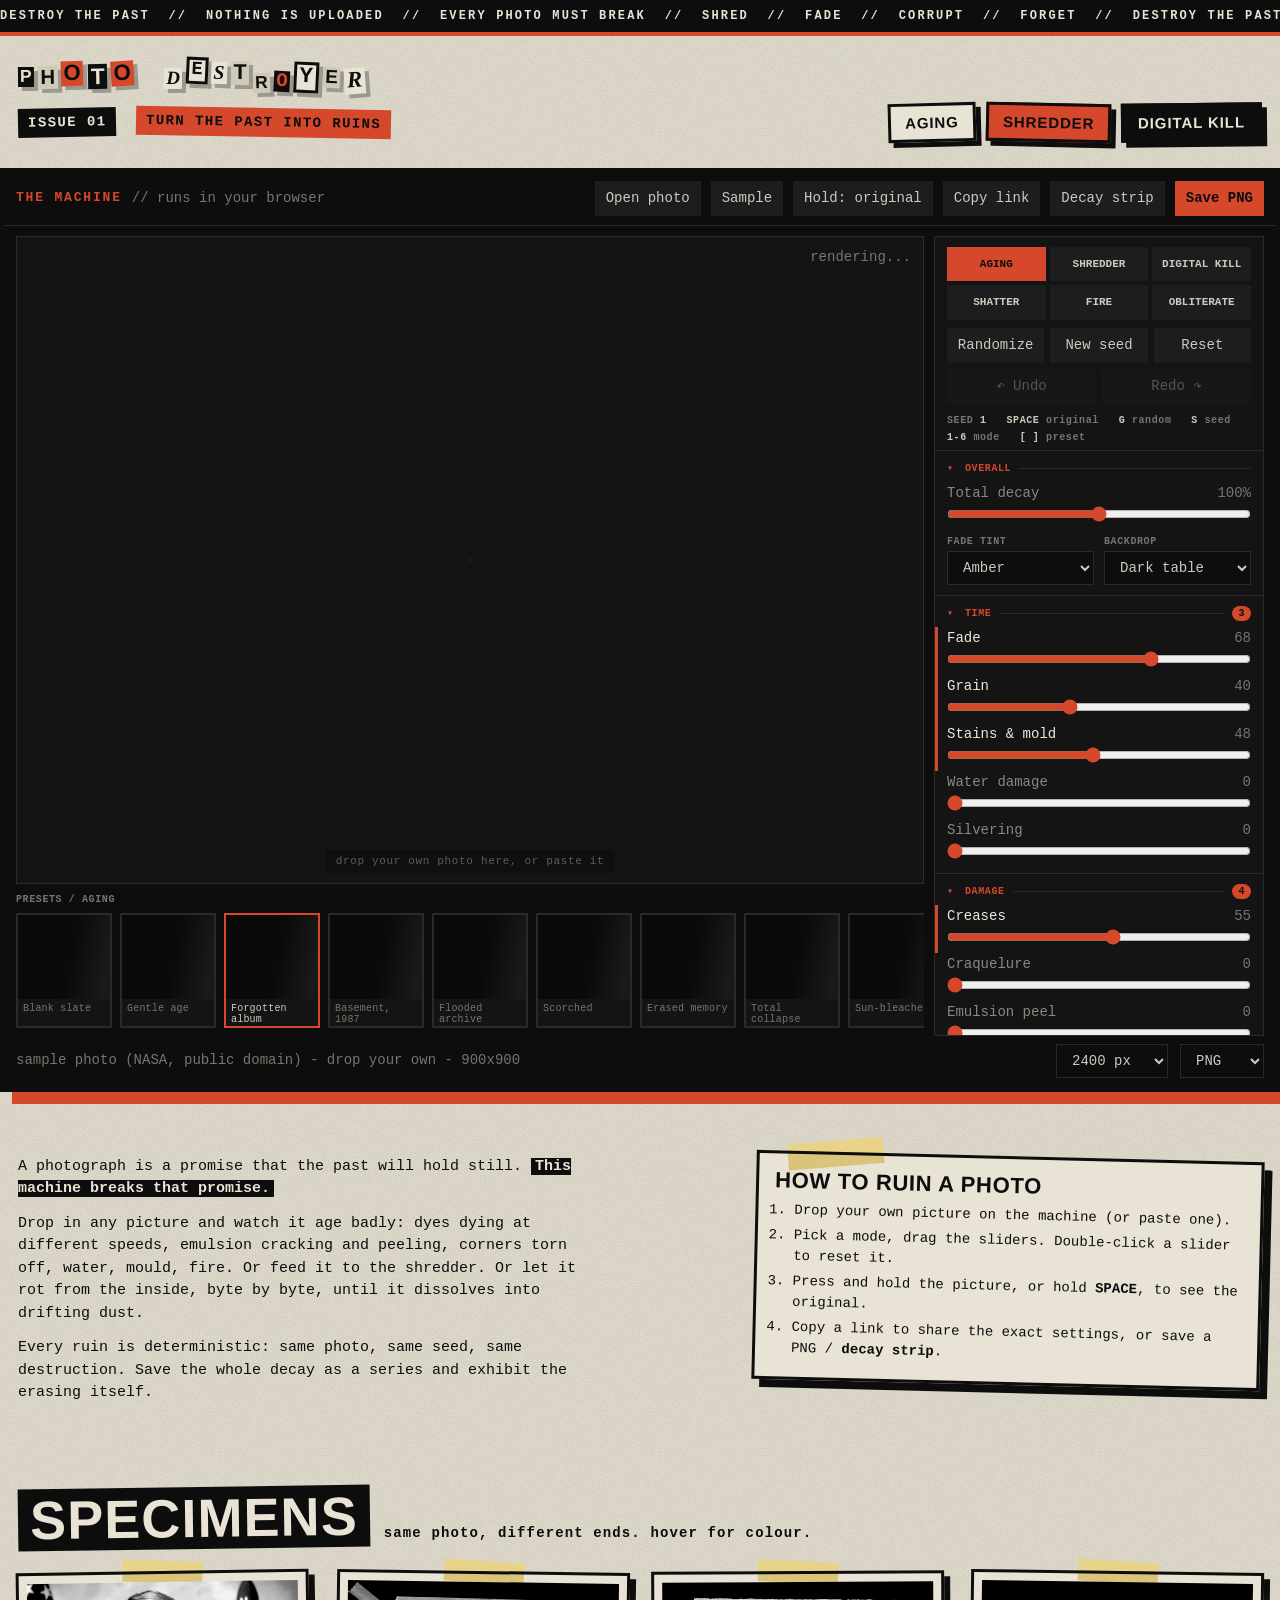
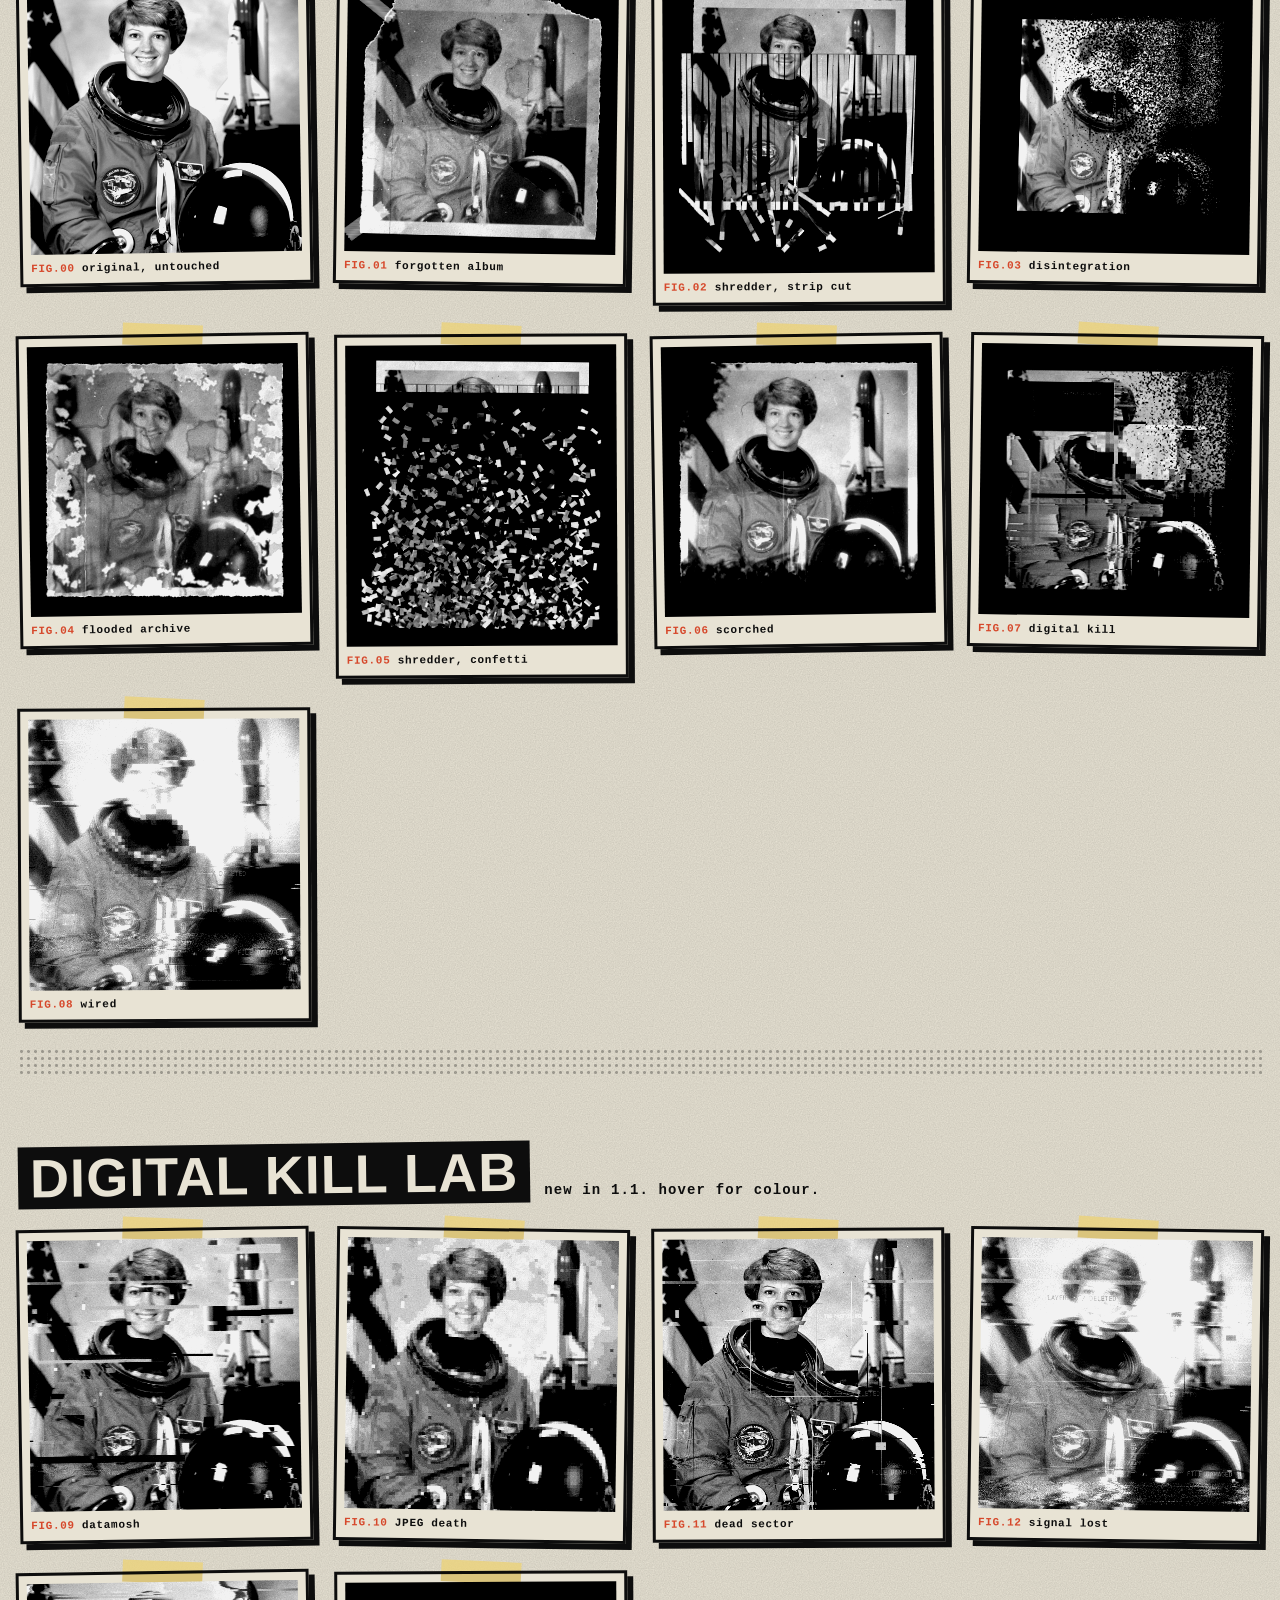
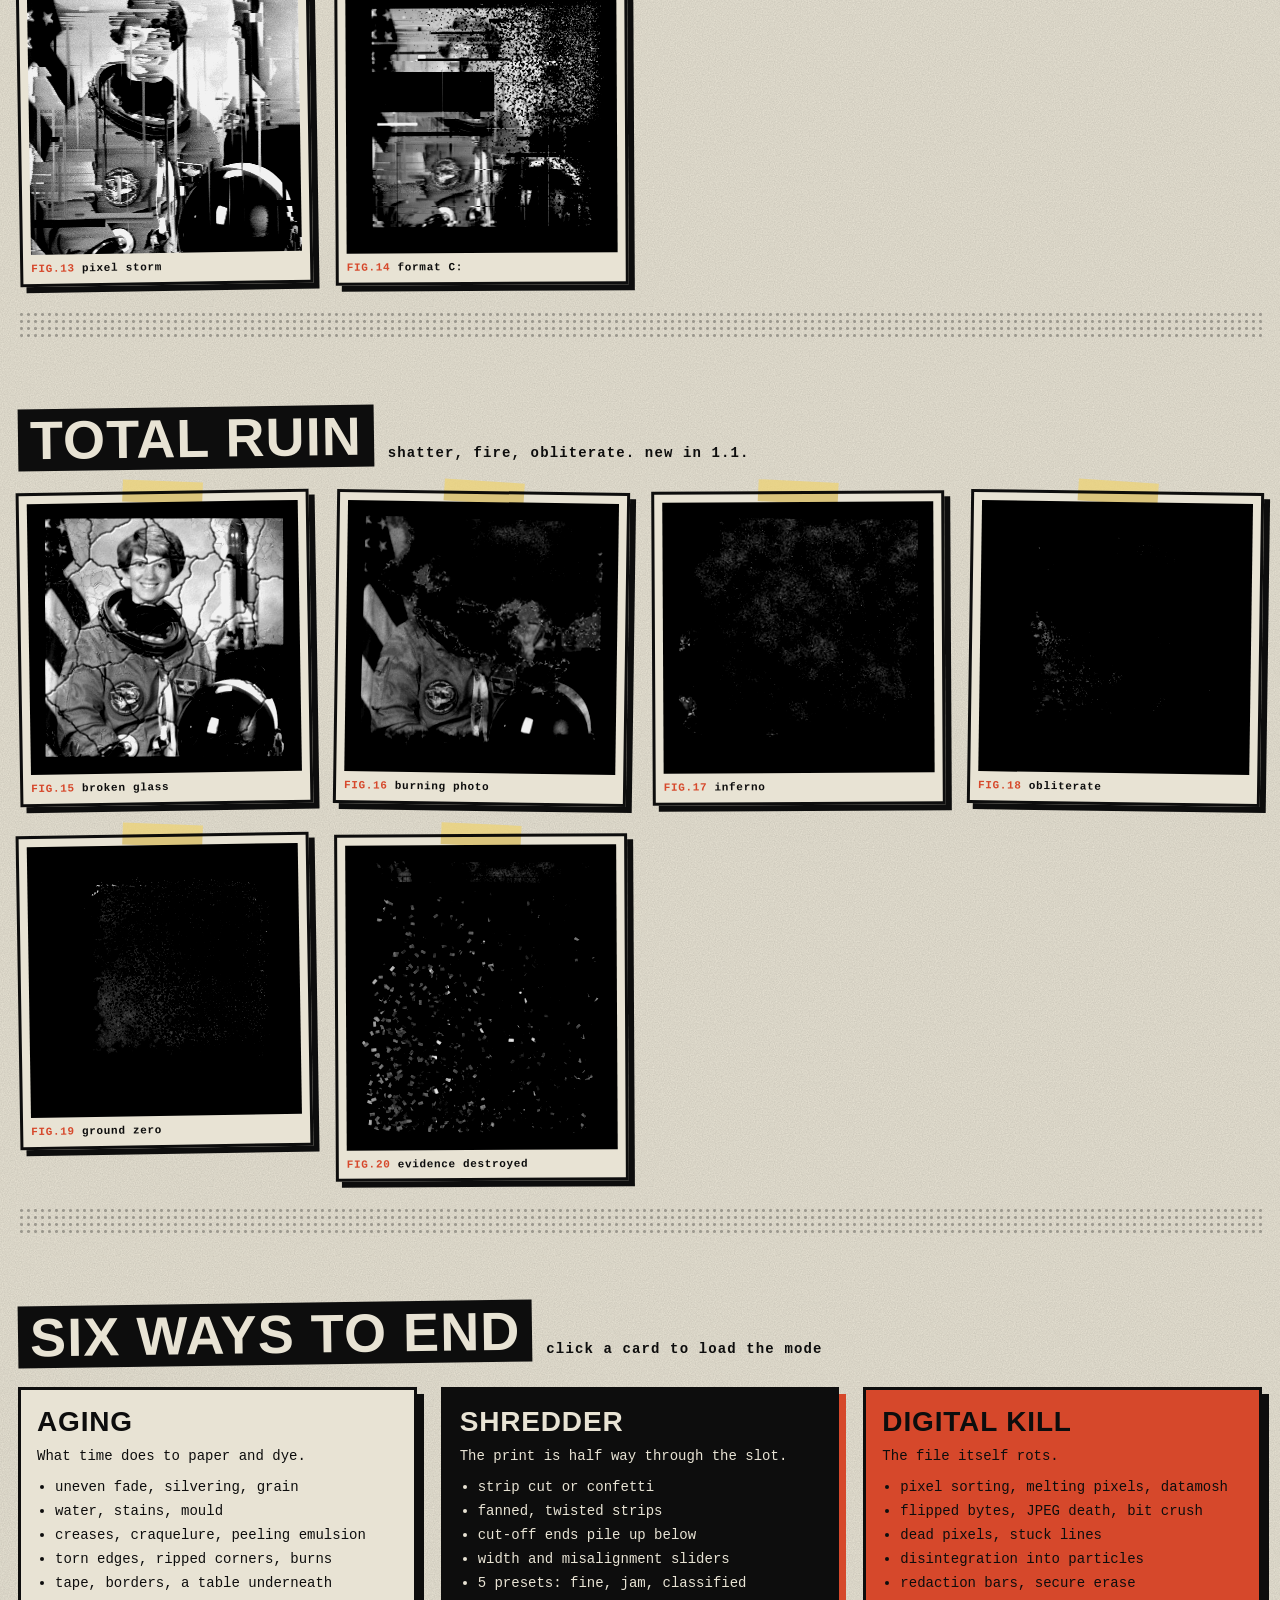
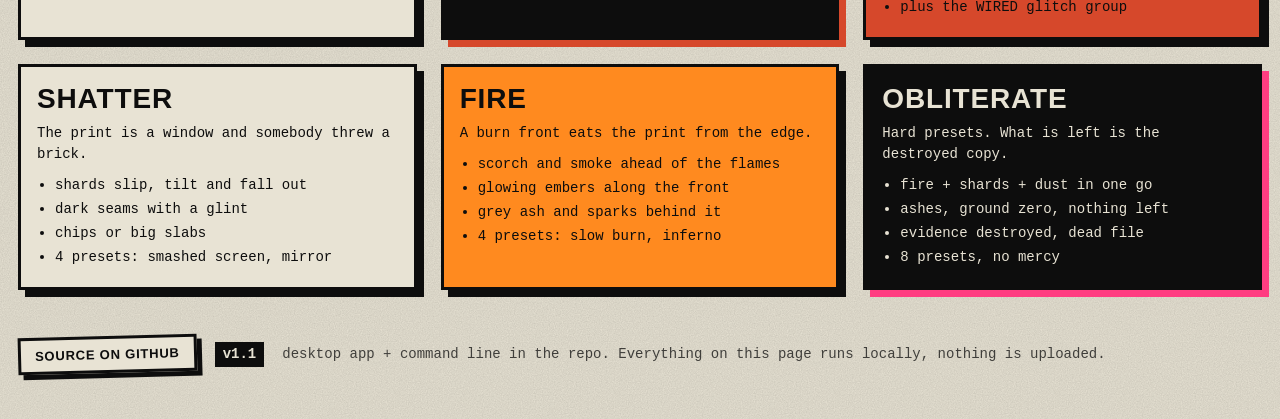
<file: index.html>
<!doctype html>
<html lang="en">
<head>
<meta charset="utf-8">
<meta name="viewport" content="width=device-width, initial-scale=1">
<title>PHOTO DESTROYER - turn the past into ruins</title>
<meta http-equiv="refresh" content="0; url=docs/">
<link rel="canonical" href="docs/">
<style>body{margin:0;background:#0d0d0d;color:#cfcac0;font:15px Consolas,"Courier New",monospace;display:flex;align-items:center;justify-content:center;height:100vh}a{color:#d6482b}</style>
</head>
<body>
<p>Opening the machine... <a href="docs/">click here if nothing happens</a></p>
<script>location.replace("docs/" + location.hash);</script>
</body>
</html>
</file>
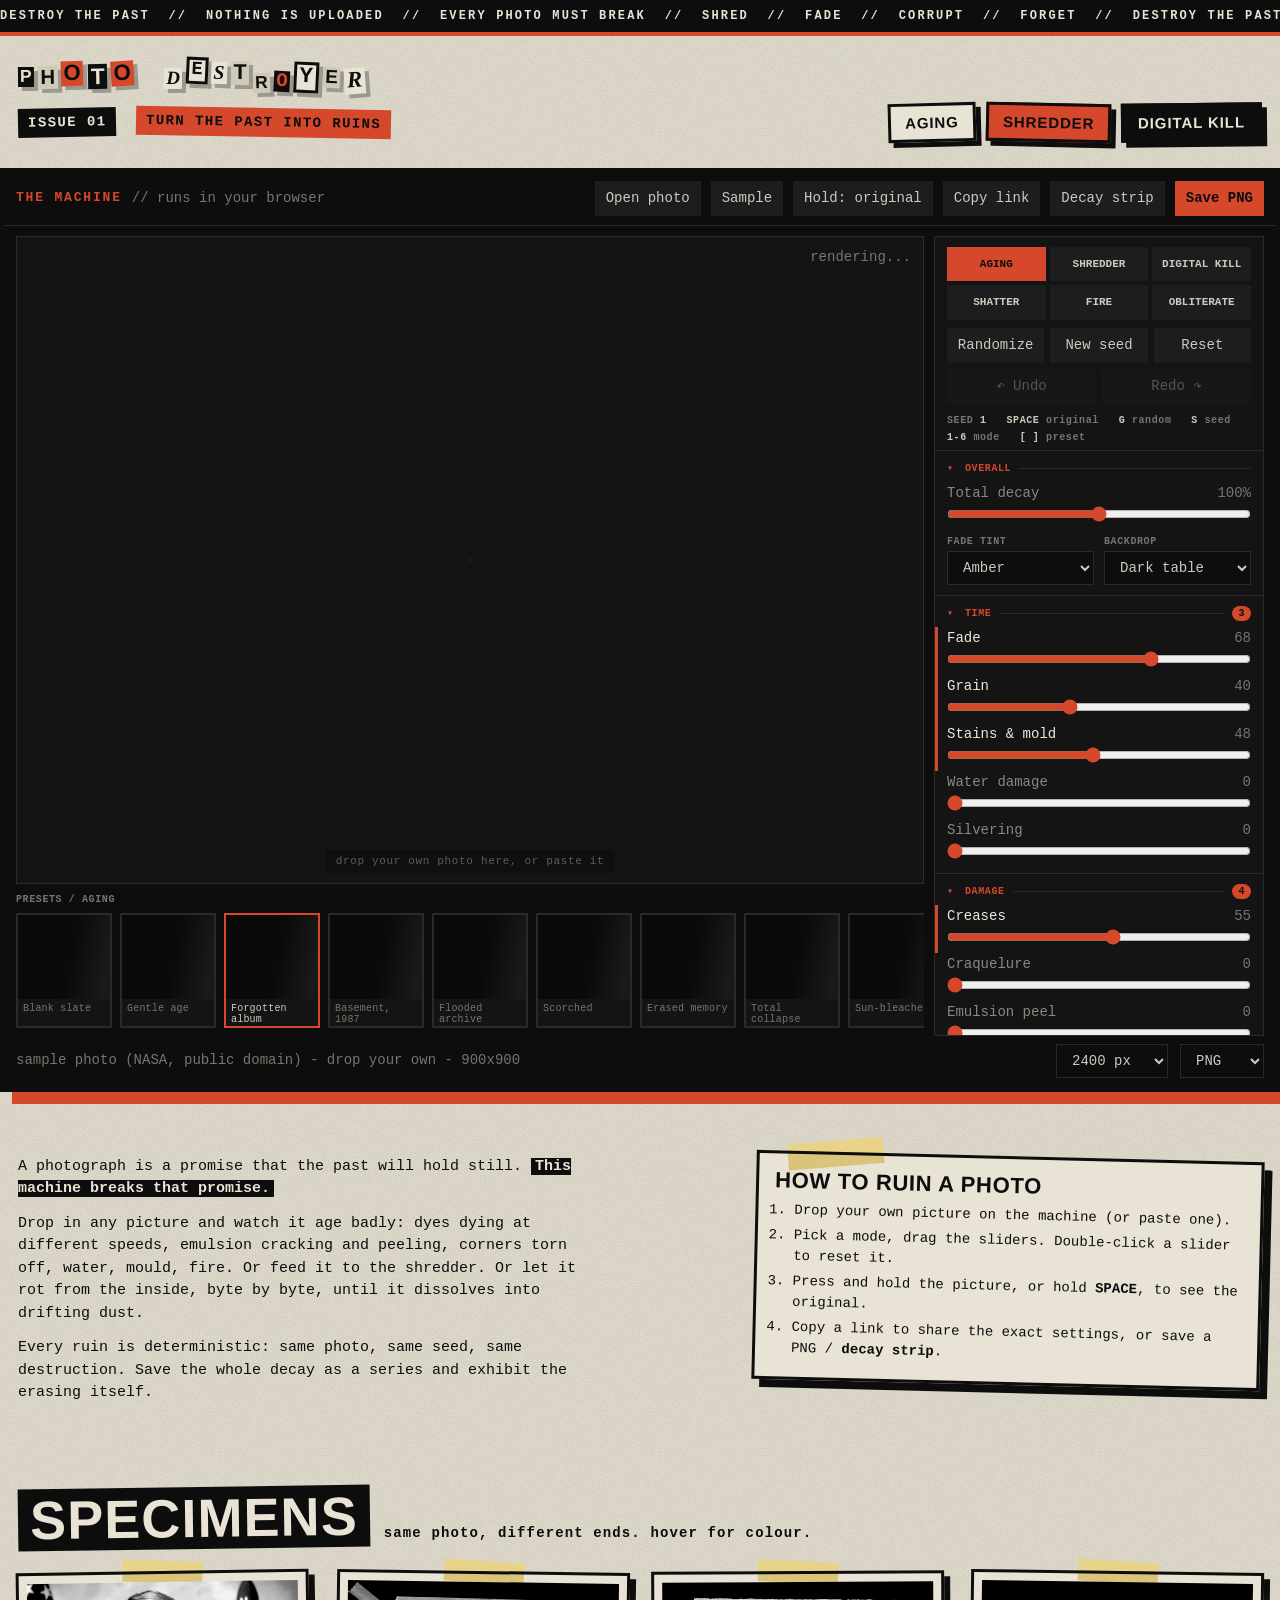
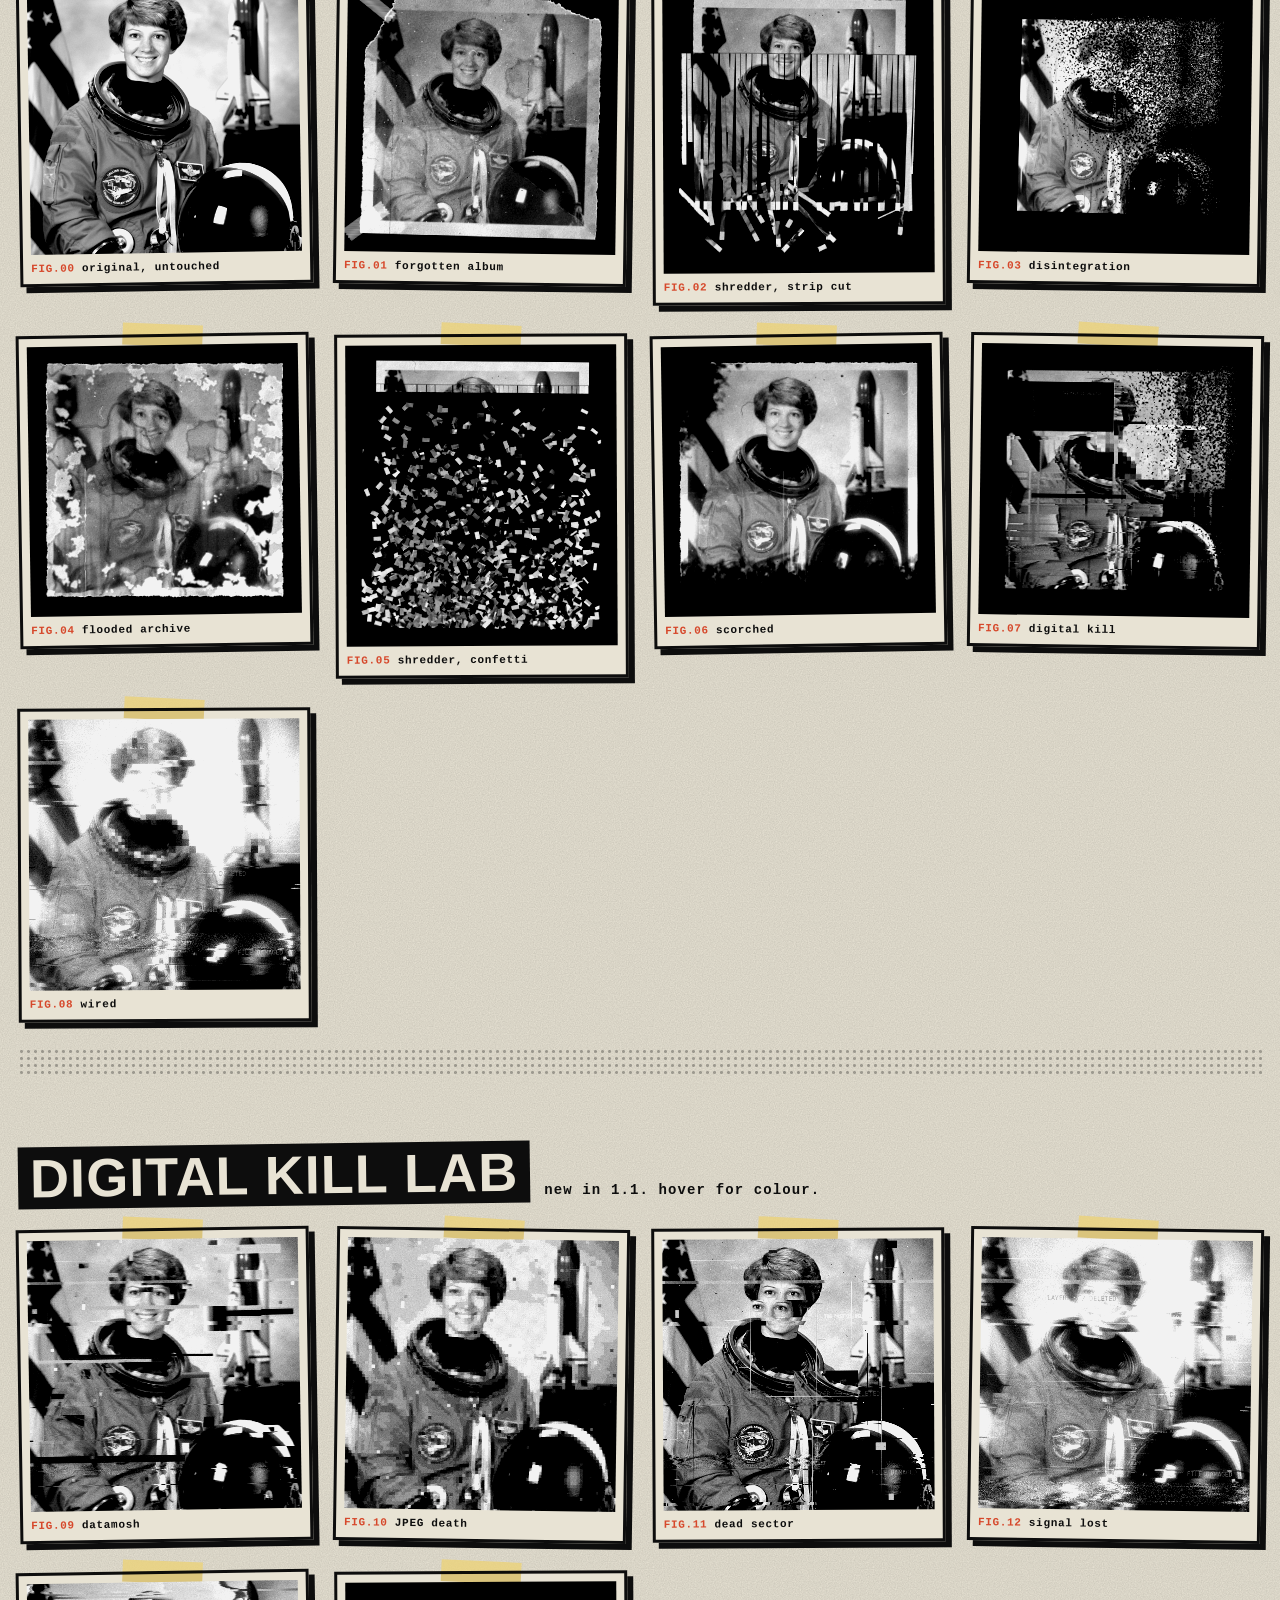
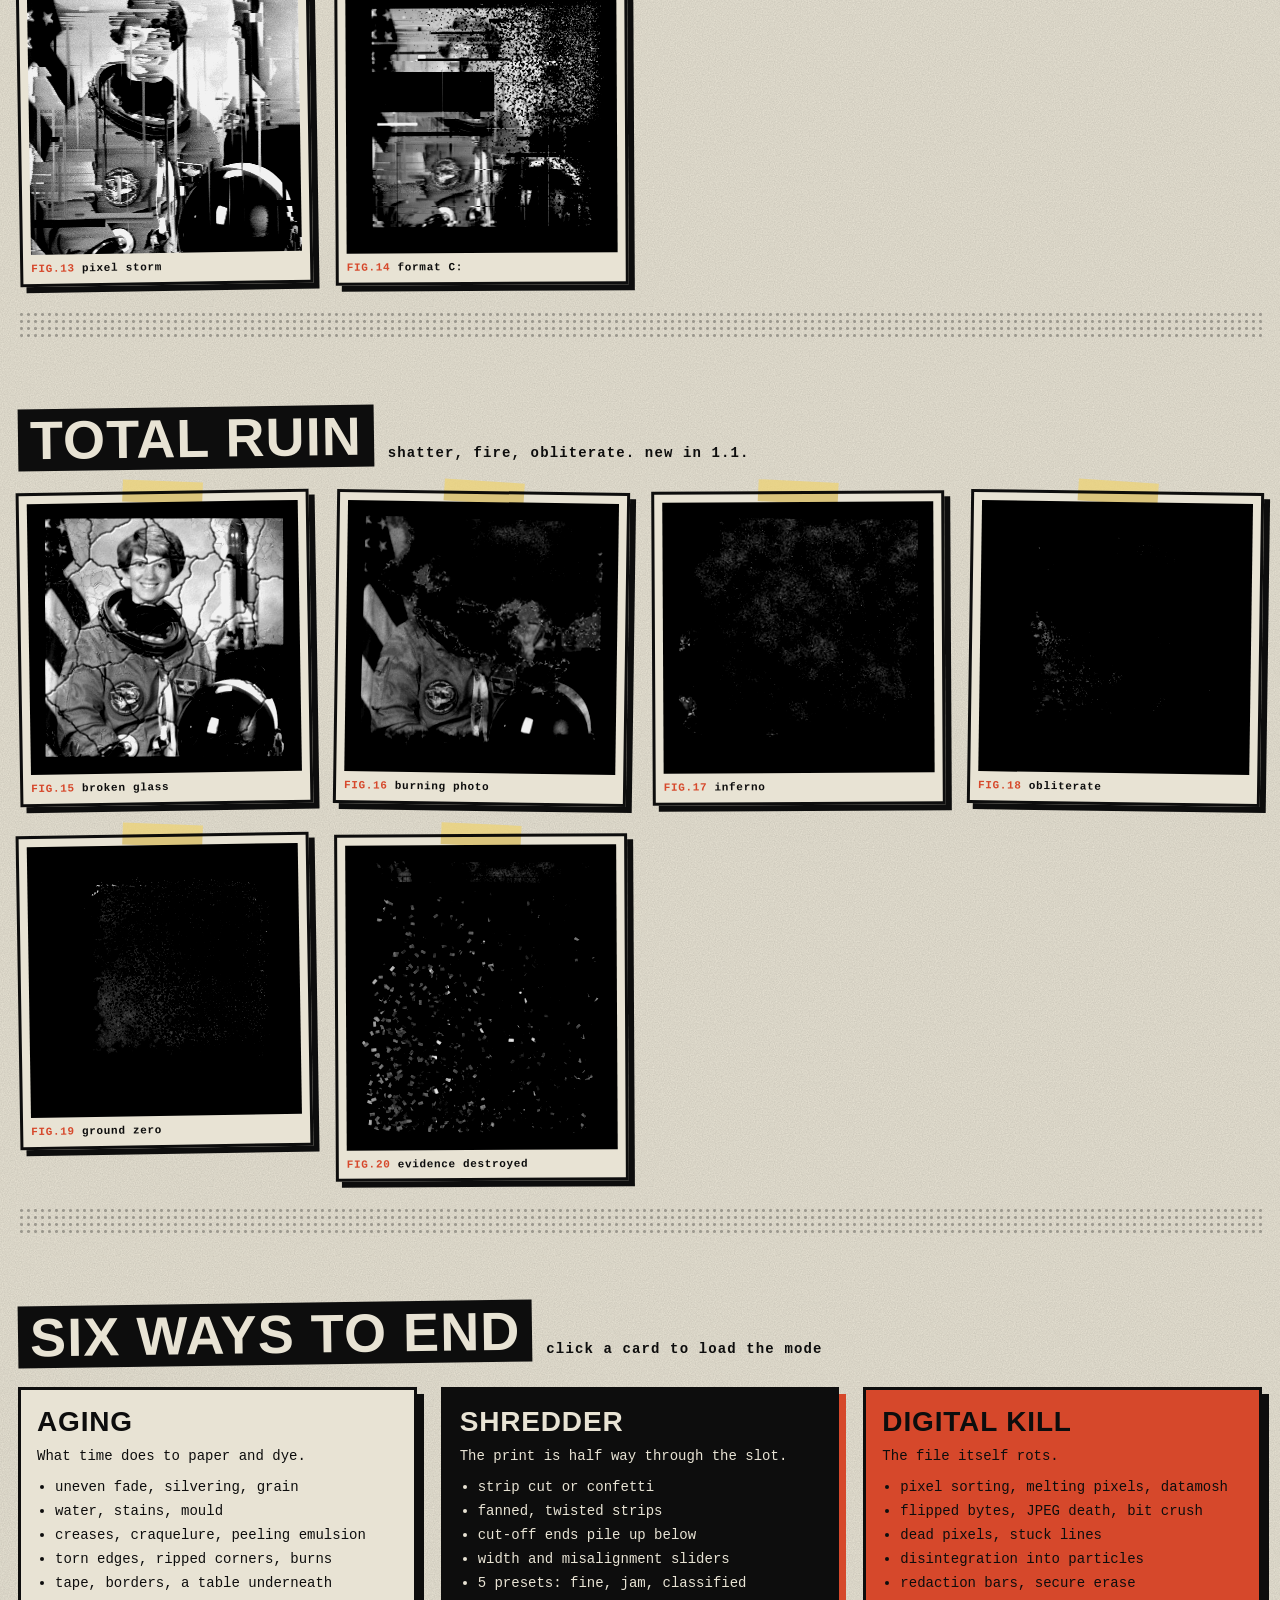
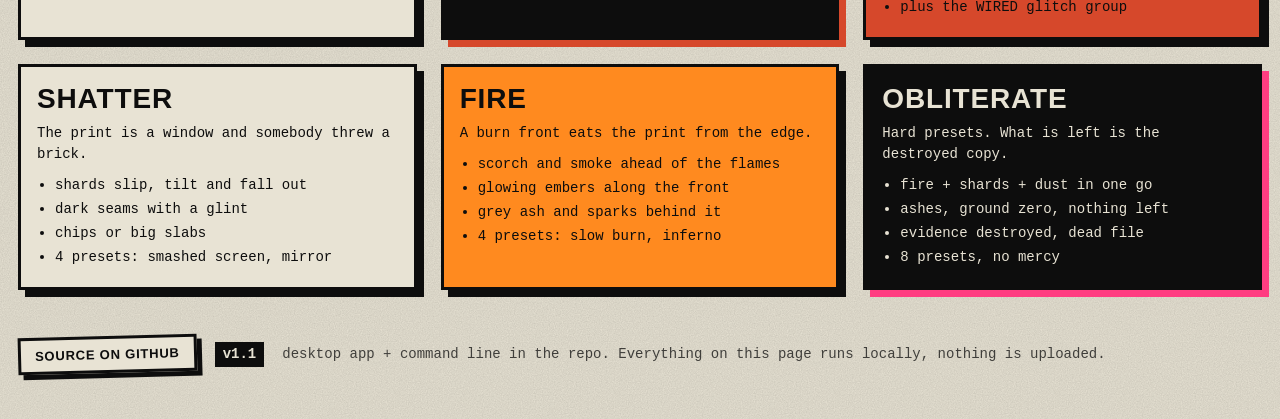
<file: docs/index.html>
<!doctype html>
<html lang="en">
<head>
<meta charset="utf-8">
<meta name="viewport" content="width=device-width, initial-scale=1">
<title>PHOTO DESTROYER - turn the past into ruins</title>
<meta name="description" content="Turn photos into old, broken, shredded and digitally destroyed ones. Runs entirely in your browser.">
<link rel="icon" type="image/png" href="favicon.png">
<link rel="stylesheet" href="style.css">
</head>
<body>
<div class="marquee"><span>DESTROY THE PAST &nbsp;//&nbsp; NOTHING IS UPLOADED &nbsp;//&nbsp; EVERY PHOTO MUST BREAK &nbsp;//&nbsp; SHRED &nbsp;//&nbsp; FADE &nbsp;//&nbsp; CORRUPT &nbsp;//&nbsp; FORGET &nbsp;//&nbsp; DESTROY THE PAST &nbsp;//&nbsp; NOTHING IS UPLOADED &nbsp;//&nbsp; EVERY PHOTO MUST BREAK &nbsp;//&nbsp; SHRED &nbsp;//&nbsp; FADE &nbsp;//&nbsp; CORRUPT &nbsp;//&nbsp; FORGET &nbsp;//&nbsp;</span></div>

<div class="wrap">
  <section class="hero">
    <h1 class="title" id="title" aria-label="PHOTO DESTROYER"></h1>
    <div class="herorow">
      <span class="sub">ISSUE 01</span><span class="sub r">TURN THE PAST INTO RUINS</span>
      <span class="spacer"></span>
      <div class="modes-cta">
        <a class="sticker" href="#app" data-go="Forgotten album">AGING</a>
        <a class="sticker" href="#app" data-go="Shredder: strip cut">SHREDDER</a>
        <a class="sticker" href="#app" data-go="Digital kill">DIGITAL KILL</a>
      </div>
    </div>
  </section>
</div>

<section class="machine" id="app">
  <div class="mbar"><h2>THE MACHINE</h2><span class="tag">// runs in your browser</span><span class="spacer"></span>
    <button id="btnOpen">Open photo</button><button id="btnSample" title="Load the sample photo again">Sample</button><button id="btnCmp" disabled title="Press and hold to see the original">Hold: original</button><button id="btnLink" title="Copy a link with these exact settings">Copy link</button><button id="btnStrip" disabled>Decay strip</button><button id="btnSave" class="acc" disabled>Save PNG</button>
    <input id="file" type="file" accept="image/*" hidden></div>
  <main>
    <div id="stagecol">
      <div id="stage">
        <canvas id="view" width="2" height="2" hidden></canvas>
        <div id="drop"><b>DROP A PHOTO HERE</b><span>or click "Open photo" / paste from the clipboard</span><span>nothing is uploaded, everything happens on your machine</span></div>
        <div id="hint">drop your own photo here, or paste it</div><div id="badge">ORIGINAL</div><div id="busy">rendering...</div>
        <div id="crt"></div>
      </div>
      <div id="stripwrap"><div class="lbl" id="striplbl">PRESETS</div><div id="strip" role="listbox" aria-label="Presets"></div></div>
    </div>
    <aside>
      <div class="top">
        <div class="modes" id="modes" role="tablist">
          <button data-mode="aging" data-preset="Forgotten album" data-group="AGING" role="tab">AGING</button>
          <button data-mode="shred" data-preset="Shredder: strip cut" data-group="SHREDDER" role="tab">SHREDDER</button>
          <button data-mode="digital" data-preset="Digital kill" data-group="DIGITAL KILL" role="tab">DIGITAL KILL</button>
          <button data-mode="shatter" data-preset="Broken glass" data-group="SHATTER" role="tab">SHATTER</button>
          <button data-mode="fire" data-preset="Burning photo" data-group="FIRE" role="tab">FIRE</button>
          <button data-mode="total" data-preset="Obliterate" data-group="OBLITERATE" role="tab">OBLITERATE</button>
        </div>
        <div class="row"><button id="btnRand" title="Random mix (G)">Randomize</button><button id="btnSeed" title="New seed (S)">New seed</button><button id="btnReset" title="Back to the preset">Reset</button></div>
        <div class="row tight"><button id="btnUndo" title="Undo (Ctrl+Z)" disabled>&#8630; Undo</button><button id="btnRedo" title="Redo (Ctrl+Shift+Z)" disabled>Redo &#8631;</button></div>
        <div class="lbl keys">SEED <b id="seedv">1</b> &nbsp; <b>SPACE</b> original &nbsp; <b>G</b> random &nbsp; <b>S</b> seed &nbsp; <b>1-6</b> mode &nbsp; <b>[ ]</b> preset</div>
      </div>
      <div id="sliders"></div>
    </aside>
  </main>
  <div class="mfoot"><span id="status">Open a photo to begin</span>
    <select id="exportSize" title="Export size"><option value="1600">1600 px</option><option value="2400" selected>2400 px</option><option value="3600">3600 px</option><option value="0">Original</option></select>
    <select id="exportFmt" title="Export format"><option value="png" selected>PNG</option><option value="jpeg">JPEG</option><option value="webp">WebP</option></select></div>
</section>

<div class="wrap">
  <section class="block">
    <div class="manifesto">
      <div>
        <p>A photograph is a promise that the past will hold still. <b>This machine breaks that promise.</b></p>
        <p>Drop in any picture and watch it age badly: dyes dying at different speeds, emulsion cracking and peeling, corners torn off, water, mould, fire. Or feed it to the shredder. Or let it rot from the inside, byte by byte, until it dissolves into drifting dust.</p>
        <p>Every ruin is deterministic: same photo, same seed, same destruction. Save the whole decay as a series and exhibit the erasing itself.</p>
      </div>
      <div class="cutout">
        <h3>HOW TO RUIN A PHOTO</h3>
        <ol><li>Drop your own picture on the machine (or paste one).</li><li>Pick a mode, drag the sliders. Double-click a slider to reset it.</li><li>Press and hold the picture, or hold <b>SPACE</b>, to see the original.</li><li>Copy a link to share the exact settings, or save a PNG / <b>decay strip</b>.</li></ol>
      </div>
    </div>
  </section>

  <section class="block">
    <div class="h"><h2>SPECIMENS</h2><span>same photo, different ends. hover for colour.</span></div>
    <div class="specimens">
      <figure class="fig"><img src="examples/00_original.jpg" alt="original photo"><figcaption><b>FIG.00</b> original, untouched</figcaption></figure>
      <figure class="fig"><img src="examples/01_forgotten_album.jpg" alt="aged print"><figcaption><b>FIG.01</b> forgotten album</figcaption></figure>
      <figure class="fig"><img src="examples/04_shredder_strip.jpg" alt="shredded print"><figcaption><b>FIG.02</b> shredder, strip cut</figcaption></figure>
      <figure class="fig"><img src="examples/07_disintegration.jpg" alt="disintegrating image"><figcaption><b>FIG.03</b> disintegration</figcaption></figure>
      <figure class="fig"><img src="examples/02_flooded_archive.jpg" alt="flood damaged print"><figcaption><b>FIG.04</b> flooded archive</figcaption></figure>
      <figure class="fig"><img src="examples/05_shredder_confetti.jpg" alt="confetti shredder"><figcaption><b>FIG.05</b> shredder, confetti</figcaption></figure>
      <figure class="fig"><img src="examples/03_scorched.jpg" alt="burnt print"><figcaption><b>FIG.06</b> scorched</figcaption></figure>
      <figure class="fig"><img src="examples/06_digital_kill.jpg" alt="digitally destroyed"><figcaption><b>FIG.07</b> digital kill</figcaption></figure>
      <figure class="fig"><img src="examples/08_wired.jpg" alt="wired glitch"><figcaption><b>FIG.08</b> wired</figcaption></figure>
    </div>
    <div class="halftone"></div>
  </section>

  <section class="block" id="lab">
    <div class="h"><h2>DIGITAL KILL LAB</h2><span>new in 1.1. hover for colour.</span></div>
    <div class="specimens">
      <figure class="fig"><img src="examples/09_datamosh.jpg" alt="datamosh" loading="lazy"><figcaption><b>FIG.09</b> datamosh</figcaption></figure>
      <figure class="fig"><img src="examples/10_jpeg_death.jpg" alt="jpeg death" loading="lazy"><figcaption><b>FIG.10</b> JPEG death</figcaption></figure>
      <figure class="fig"><img src="examples/11_dead_sector.jpg" alt="dead sector" loading="lazy"><figcaption><b>FIG.11</b> dead sector</figcaption></figure>
      <figure class="fig"><img src="examples/12_signal_lost.jpg" alt="signal lost" loading="lazy"><figcaption><b>FIG.12</b> signal lost</figcaption></figure>
      <figure class="fig"><img src="examples/13_pixel_storm.jpg" alt="pixel storm" loading="lazy"><figcaption><b>FIG.13</b> pixel storm</figcaption></figure>
      <figure class="fig"><img src="examples/14_format_c.jpg" alt="format c" loading="lazy"><figcaption><b>FIG.14</b> format C:</figcaption></figure>
    </div>
    <div class="halftone"></div>
  </section>

  <section class="block" id="ruins">
    <div class="h"><h2>TOTAL RUIN</h2><span>shatter, fire, obliterate. new in 1.1.</span></div>
    <div class="specimens">
      <figure class="fig"><img src="examples/15_broken_glass.jpg" alt="broken glass" loading="lazy"><figcaption><b>FIG.15</b> broken glass</figcaption></figure>
      <figure class="fig"><img src="examples/16_burning_photo.jpg" alt="burning photo" loading="lazy"><figcaption><b>FIG.16</b> burning photo</figcaption></figure>
      <figure class="fig"><img src="examples/17_inferno.jpg" alt="inferno" loading="lazy"><figcaption><b>FIG.17</b> inferno</figcaption></figure>
      <figure class="fig"><img src="examples/18_obliterate.jpg" alt="obliterate" loading="lazy"><figcaption><b>FIG.18</b> obliterate</figcaption></figure>
      <figure class="fig"><img src="examples/19_ground_zero.jpg" alt="ground zero" loading="lazy"><figcaption><b>FIG.19</b> ground zero</figcaption></figure>
      <figure class="fig"><img src="examples/20_evidence_destroyed.jpg" alt="evidence destroyed" loading="lazy"><figcaption><b>FIG.20</b> evidence destroyed</figcaption></figure>
    </div>
    <div class="halftone"></div>
  </section>

  <section class="block">
    <div class="h"><h2>SIX WAYS TO END</h2><span>click a card to load the mode</span></div>
    <div class="cols">
      <div class="card" data-go="Forgotten album"><h3>AGING</h3><p>What time does to paper and dye.</p><ul><li>uneven fade, silvering, grain</li><li>water, stains, mould</li><li>creases, craquelure, peeling emulsion</li><li>torn edges, ripped corners, burns</li><li>tape, borders, a table underneath</li></ul></div>
      <div class="card" data-go="Shredder: strip cut"><h3>SHREDDER</h3><p>The print is half way through the slot.</p><ul><li>strip cut or confetti</li><li>fanned, twisted strips</li><li>cut-off ends pile up below</li><li>width and misalignment sliders</li><li>5 presets: fine, jam, classified</li></ul></div>
      <div class="card" data-go="Digital kill"><h3>DIGITAL KILL</h3><p>The file itself rots.</p><ul><li>pixel sorting, melting pixels, datamosh</li><li>flipped bytes, JPEG death, bit crush</li><li>dead pixels, stuck lines</li><li>disintegration into particles</li><li>redaction bars, secure erase</li><li>plus the WIRED glitch group</li></ul></div>
      <div class="card" data-go="Broken glass"><h3>SHATTER</h3><p>The print is a window and somebody threw a brick.</p><ul><li>shards slip, tilt and fall out</li><li>dark seams with a glint</li><li>chips or big slabs</li><li>4 presets: smashed screen, mirror</li></ul></div>
      <div class="card" data-go="Burning photo"><h3>FIRE</h3><p>A burn front eats the print from the edge.</p><ul><li>scorch and smoke ahead of the flames</li><li>glowing embers along the front</li><li>grey ash and sparks behind it</li><li>4 presets: slow burn, inferno</li></ul></div>
      <div class="card" data-go="Obliterate"><h3>OBLITERATE</h3><p>Hard presets. What is left is the destroyed copy.</p><ul><li>fire + shards + dust in one go</li><li>ashes, ground zero, nothing left</li><li>evidence destroyed, dead file</li><li>8 presets, no mercy</li></ul></div>
    </div>
  </section>

  <footer class="site">
    <a class="sticker" href="https://github.com/DmitryLeLeE/photo_destoryer" target="_blank" rel="noopener">SOURCE ON GITHUB</a>
    <span class="ver">v1.1</span><span class="quiet">desktop app + command line in the repo. Everything on this page runs locally, nothing is uploaded.</span>
  </footer>
</div>
<script src="data.js"></script>
<script src="engine.js"></script>
<script src="app.js"></script>
<script src="zine.js"></script>
</body>
</html>
</file>
<file: docs/style.css>
/* PHOTO DESTROYER - zine site. Xerox paper, black ink, one rust spot colour. */
:root { --paper:#e8e3d4; --ink:#0d0d0d; --rust:#d6482b; --tape:rgba(236,210,120,.78); }
* { box-sizing: border-box; }
html { scroll-behavior: smooth; }
body {
  margin: 0; color: var(--ink); background-color: var(--paper);
  background-image: url("data:image/svg+xml;utf8,<svg xmlns='http://www.w3.org/2000/svg' width='220' height='220'><filter id='n'><feTurbulence type='fractalNoise' baseFrequency='.85' numOctaves='2' stitchTiles='stitch'/><feColorMatrix values='0 0 0 0 0  0 0 0 0 0  0 0 0 0 0  0 0 0 .13 0'/></filter><rect width='100%' height='100%' filter='url(%23n)'/></svg>");
  font: 14px/1.5 "Courier New", Consolas, "DejaVu Sans Mono", monospace;
}
a { color: var(--ink); }
.wrap { max-width: 1280px; margin: 0 auto; padding: 0 18px; }

/* ── hazard marquee ── */
.marquee { background: var(--ink); color: var(--paper); overflow: hidden; white-space: nowrap; border-bottom: 4px solid var(--rust); font-weight: bold; letter-spacing: .18em; font-size: 12px; }
.marquee span { display: inline-block; padding: 7px 0; animation: scroll 38s linear infinite; }
@keyframes scroll { to { transform: translateX(-50%); } }

/* ── hero ── */
.hero { padding: 22px 0 0; position: relative; }
.herorow { display: flex; align-items: center; gap: 4px 10px; flex-wrap: wrap; margin-top: 4px; }
.herorow .spacer { flex: 1; }
.title { display: flex; flex-wrap: wrap; gap: 6px 4px; align-items: flex-end; margin: 0 0 14px; line-height: 1; }
.title .gap { width: 22px; }
.title i { font-style: normal; display: inline-block; padding: .06em .12em; font-size: clamp(20px, 5.2vw, 64px); box-shadow: 4px 4px 0 rgba(0,0,0,.28); }
.sub { display: inline-block; background: var(--ink); color: var(--paper); padding: 4px 10px; transform: rotate(-1.2deg); font-weight: bold; letter-spacing: .1em; margin-right: 10px; }
.sub.r { background: var(--rust); color: var(--ink); transform: rotate(1deg); }
.manifesto { display: grid; grid-template-columns: 1.4fr 1fr; gap: 26px; align-items: start; }
.manifesto p { margin: 0 0 12px; max-width: 62ch; font-size: 15px; }
.manifesto p b { background: var(--ink); color: var(--paper); padding: 0 4px; }
.cutout { border: 3px solid var(--ink); padding: 14px 16px; background: var(--paper); transform: rotate(1.4deg); box-shadow: 8px 8px 0 var(--ink); position: relative; }
.cutout::before, .tape::before { content: ""; position: absolute; width: 96px; height: 26px; background: var(--tape); top: -14px; left: 28px; transform: rotate(-6deg); mix-blend-mode: multiply; }
.cutout h3 { margin: 0 0 6px; font: 900 22px Impact, "Arial Black", sans-serif; letter-spacing: .03em; }
.cutout ol { margin: 0; padding-left: 20px; }
.cutout li { margin: 4px 0; }
.modes-cta { display: flex; gap: 10px; flex-wrap: wrap; }
.sticker { font: 900 15px Impact, "Arial Black", sans-serif; letter-spacing: .06em; border: 3px solid var(--ink); background: var(--paper); padding: 8px 14px; cursor: pointer; box-shadow: 5px 5px 0 var(--ink); text-decoration: none; display: inline-block; color: var(--ink); }
.sticker:nth-child(1) { transform: rotate(-1.5deg); } .sticker:nth-child(2) { transform: rotate(1.2deg); background: var(--rust); } .sticker:nth-child(3) { transform: rotate(-.6deg); background: var(--ink); color: var(--paper); }
.sticker:hover { transform: translate(2px, 2px) rotate(0); box-shadow: 3px 3px 0 var(--ink); }

/* ── the machine (the actual app, on a dark terminal sticker) ── */
.machine { --bg:#0d0d0d; --panel:#141414; --fg:#cfcac0; --dim:#7a756c; --acc:#d6482b; --acc2:#f06a4a; --line:#2a2a2a; --btn:#1d1d1d;
  margin: 26px auto 0; max-width: 1280px; background: var(--bg); color: var(--fg); border: 4px solid var(--ink); box-shadow: 12px 12px 0 var(--acc); position: relative; transition: box-shadow .3s; }
.mbar { display: flex; align-items: center; gap: 10px; padding: 9px 12px; background: var(--ink); border-bottom: 1px solid var(--line); flex-wrap: wrap; }
.mbar h2 { margin: 0; font-size: 13px; letter-spacing: .14em; color: var(--acc); }
.mbar .tag { color: var(--dim); }
.spacer { flex: 1; }
.machine button, .machine select { font: inherit; color: var(--fg); background: var(--btn); border: 0; padding: 7px 11px; cursor: pointer; border-radius: 0; }
.machine button:hover { background: #2a2a2a; }
.machine button.acc { background: var(--acc); color: #0d0d0d; font-weight: bold; }
.machine button.acc:hover { background: var(--acc2); }
.machine button:disabled { opacity: .45; cursor: default; }
.machine select { background: #0d0d0d; border: 1px solid var(--line); width: 100%; }
.machine main { display: flex; gap: 10px; padding: 10px 12px 0; height: min(90vh, 900px); min-height: 560px; }
#stage { flex: 1; position: relative; background: var(--panel); border: 1px solid var(--line); min-width: 0; display: flex; align-items: center; justify-content: center; overflow: hidden; }
#view { cursor: grab; touch-action: manipulation; -webkit-touch-callout: none; user-select: none; -webkit-user-select: none; max-width: calc(100% - 24px); max-height: calc(100% - 24px); object-fit: contain; background-image: linear-gradient(45deg,#343434 25%,transparent 25%),linear-gradient(-45deg,#343434 25%,transparent 25%),linear-gradient(45deg,transparent 75%,#343434 75%),linear-gradient(-45deg,transparent 75%,#343434 75%); background-size: 20px 20px; background-position: 0 0,0 10px,10px -10px,-10px 0; background-color: #282828; }
#drop { position: absolute; inset: 0; display: flex; flex-direction: column; align-items: center; justify-content: center; gap: 8px; color: var(--dim); text-align: center; pointer-events: none; padding: 20px; }
#drop b { color: var(--fg); font: 900 26px Impact, "Arial Black", sans-serif; letter-spacing: .05em; }
#stage.drag { outline: 2px dashed var(--acc); outline-offset: -8px; }
#badge { position: absolute; left: 12px; top: 10px; color: var(--acc); font-weight: bold; display: none; }
#busy { position: absolute; right: 12px; top: 10px; color: var(--dim); display: none; }
aside { width: 330px; background: var(--panel); border: 1px solid var(--line); display: flex; flex-direction: column; min-height: 0; flex: none; }
.top { padding: 12px 12px 4px; }
.lbl { font-size: 10px; font-weight: bold; color: var(--dim); letter-spacing: .06em; margin: 8px 0 2px; }
.modes { display: grid; grid-template-columns: repeat(3, 1fr); gap: 4px; margin-bottom: 8px; }
.modes button { padding: 8px 2px; font-size: 11px; font-weight: bold; }
.modes button.on { background: var(--acc); color: #0d0d0d; }
.row { display: flex; gap: 6px; margin-top: 8px; }
.row button { flex: 1; }
#sliders { flex: 1; overflow-y: auto; padding: 0 0 14px; position: relative; }
.sl { padding: 1px 12px; } .sl div { display: flex; justify-content: space-between; } .sl span:last-child { color: var(--dim); }
input[type=range] { width: 100%; margin: 2px 0 4px; accent-color: var(--acc); background: transparent; }
.opts { display: grid; grid-template-columns: 1fr 1fr; gap: 6px 10px; padding: 4px 12px; }
.mfoot { padding: 8px 12px 10px; color: var(--dim); display: flex; gap: 12px; align-items: center; flex-wrap: wrap; }
.mfoot select { width: auto; } #status { flex: 1; min-width: 200px; }

/* ── specimens ── */
section.block { padding: 64px 0 6px; }
.h { display: flex; align-items: baseline; gap: 14px; margin: 0 0 22px; flex-wrap: wrap; }
.h h2 { margin: 0; font: 900 clamp(30px, 5vw, 54px) Impact, "Arial Black", sans-serif; letter-spacing: .02em; background: var(--ink); color: var(--paper); padding: 0 12px; transform: rotate(-.8deg); }
.h span { font-weight: bold; letter-spacing: .08em; }
.specimens { display: grid; grid-template-columns: repeat(auto-fill, minmax(230px, 1fr)); gap: 30px 24px; align-items: start; }
.fig { margin: 0; border: 3px solid var(--ink); background: var(--paper); padding: 8px 8px 6px; box-shadow: 6px 6px 0 var(--ink); position: relative; }
.fig:nth-child(odd) { transform: rotate(-.9deg); } .fig:nth-child(even) { transform: rotate(.8deg); } .fig:nth-child(3n) { transform: rotate(-.3deg); }
.fig::before { content: ""; position: absolute; width: 80px; height: 22px; background: var(--tape); top: -13px; left: calc(50% - 40px); transform: rotate(3deg); mix-blend-mode: multiply; }
.fig img { display: block; width: 100%; filter: grayscale(1) contrast(1.55) brightness(.95); transition: filter .35s; }
.fig:hover img { filter: none; }
.fig figcaption { font-size: 11px; font-weight: bold; letter-spacing: .06em; padding-top: 6px; }
.fig figcaption b { color: var(--rust); }

/* ── how it works ── */
.cols { display: grid; grid-template-columns: repeat(3, 1fr); gap: 24px; }
.card { border: 3px solid var(--ink); padding: 16px; background: var(--paper); box-shadow: 7px 7px 0 var(--ink); position: relative; cursor: pointer; }
.card:nth-child(2) { background: var(--ink); color: var(--paper); box-shadow: 7px 7px 0 var(--rust); }
.card:nth-child(3) { background: var(--rust); }
.card h3 { margin: 0 0 8px; font: 900 28px Impact, "Arial Black", sans-serif; letter-spacing: .03em; }
.card p { margin: 0 0 10px; } .card ul { margin: 0; padding-left: 18px; } .card li { margin: 3px 0; }
.halftone { background-image: radial-gradient(circle, rgba(0,0,0,.35) 1.3px, transparent 1.6px); background-size: 7px 7px; height: 26px; margin: 26px 0 0; opacity: .8; }
footer.site { padding: 40px 0 46px; display: flex; gap: 18px; flex-wrap: wrap; align-items: center; font-weight: bold; }
footer.site .sticker { font-size: 13px; }
footer.site .quiet { font-weight: normal; opacity: .75; }

@media (max-width: 900px) {
  .manifesto, .cols { grid-template-columns: 1fr; }
  .machine main { flex-direction: column; height: auto; min-height: 0; }
  #stage { min-height: 46vh; } aside { width: auto; max-height: 56vh; }
}
@media (prefers-reduced-motion: reduce) { .marquee span { animation: none; } html { scroll-behavior: auto; } }

/* ── UX additions ── */
#hint { position: absolute; left: 50%; bottom: 10px; transform: translateX(-50%); color: var(--dim); font-size: 11px; letter-spacing: .06em; background: rgba(13,13,13,.78); padding: 3px 10px; pointer-events: none; opacity: .75; }
#stage.drag #hint { color: var(--acc); opacity: 1; }
#stage.empty #hint { display: none; }
#stage.drag { background: #1b1210; }
#stage.empty { cursor: pointer; }
.sl { cursor: default; border-left: 3px solid transparent; padding-left: 9px; transition: border-color .15s; }
.sl.on { border-left-color: var(--acc); }
.sl.on > div > span:first-child { color: #efe9db; }
.sl:not(.on) > div > span:first-child { color: #8d887e; }
.sl:hover { background: #191919; }
.machine button:focus-visible, .machine select:focus-visible, .sticker:focus-visible, input[type=range]:focus-visible { outline: 2px solid var(--acc2); outline-offset: 2px; }
#btnCmp.hold { background: var(--acc); color: #0d0d0d; }
.toast { position: fixed; left: 50%; bottom: 22px; transform: translate(-50%, 20px); background: var(--ink); color: var(--paper); border: 2px solid var(--rust); padding: 8px 16px; font-weight: bold; opacity: 0; transition: .25s; z-index: 9; pointer-events: none; }
.toast.show { opacity: 1; transform: translate(-50%, 0); }
@media (max-width: 900px) { .herorow .spacer { display: none; } .mbar .tag { display: none; } }

/* ── 1.1: mode themes ── */
.machine[data-mode="shred"] { --acc:#f2b705; --acc2:#ffd23d; }
.machine[data-mode="digital"] { --acc:#2df2c0; --acc2:#8dffe3; }
.machine[data-mode="shatter"] { --acc:#7cc4ff; --acc2:#b4deff; }
.machine[data-mode="fire"] { --acc:#ff8a1f; --acc2:#ffb35c; }
.machine[data-mode="total"] { --acc:#ff3d81; --acc2:#ff7aa8; }
.machine, .machine .mbar h2, .modes button.on, .machine button.acc, .pv.on, .sl.on { transition: background-color .25s, color .25s, border-color .25s; }
#crt { position: absolute; inset: 0; pointer-events: none; opacity: 0; transition: opacity .4s; background: repeating-linear-gradient(0deg, rgba(45,242,192,.07) 0 1px, transparent 1px 3px), radial-gradient(ellipse at center, transparent 55%, rgba(0,0,0,.45)); }
.machine[data-mode="digital"] #crt { opacity: 1; }

/* ── 1.1: preset filmstrip ── */
#stagecol { flex: 1; min-width: 0; display: flex; flex-direction: column; gap: 8px; }
#stagecol #stage { flex: 1; min-height: 0; }
#stripwrap { flex: none; }
#stripwrap .lbl { margin: 0 0 4px; }
#strip { display: flex; gap: 8px; overflow-x: auto; padding: 2px 2px 8px; scroll-snap-type: x proximity; scrollbar-width: thin; scrollbar-color: #333 transparent; }
.pv { flex: 0 0 96px; padding: 0 !important; background: var(--panel) !important; border: 2px solid var(--line) !important; text-align: left; color: var(--dim) !important; scroll-snap-align: start; }
.pv canvas { display: block; width: 100%; height: 84px; object-fit: contain; background: #0a0a0a; }
.pv span { display: block; font-size: 10px; line-height: 1.15; padding: 4px 5px; height: 2.7em; overflow: hidden; letter-spacing: .02em; }
.pv:hover { border-color: #555 !important; color: var(--fg) !important; }
.pv.on { border-color: var(--acc) !important; color: var(--fg) !important; }
.pv:not(.ready) canvas { background: linear-gradient(100deg, #0a0a0a 30%, #1a1a1a 50%, #0a0a0a 70%); background-size: 200% 100%; animation: shim 1.2s linear infinite; }
@keyframes shim { to { background-position: -200% 0; } }

/* ── 1.1: sidebar ── */
.top { padding: 10px 12px 2px; }
.top .row { margin-top: 8px; } .top .row.tight { margin-top: 6px; }
.top .row button { padding: 7px 6px; }
.keys { line-height: 1.7; margin-top: 8px; } .keys b { color: var(--fg); }
.grp { border-top: 1px solid var(--line); }
.sec { display: flex; align-items: center; gap: 8px; margin: 0; padding: 10px 12px 6px; color: var(--acc); font-size: 10px; font-weight: bold; letter-spacing: .06em; cursor: pointer; user-select: none; }
.sec::after { content: ""; flex: 1; height: 1px; background: var(--line); }
.sec:hover .nm { color: var(--acc2); }
.sec .chev { transition: transform .15s; display: inline-block; width: 10px; }
.grp.closed .chev { transform: rotate(-90deg); }
.grp.closed .body { display: none; }
.sec .cnt { order: 5; background: var(--acc); color: #0d0d0d; border-radius: 9px; padding: 0 6px; min-width: 18px; text-align: center; }
.sec .cnt:empty { display: none; }
.grp .body { padding-bottom: 6px; }
.opts.one { grid-template-columns: 1fr; }
.mfoot select { min-width: 84px; }
footer.site .ver { background: var(--ink); color: var(--paper); padding: 2px 8px; font-weight: bold; }
#btnUndo:disabled, #btnRedo:disabled { opacity: .35; }

/* ── 1.1: big screens ── */
@media (min-width: 1700px) {
  .wrap, .machine { max-width: 1560px; } aside { width: 390px; } .pv { flex-basis: 112px; } .pv canvas { height: 100px; }
  .machine main { height: min(88vh, 1000px); }
}

/* ── 1.1: touch ── */
@media (pointer: coarse) {
  .machine button, .machine select { min-height: 42px; }
  input[type=range] { height: 32px; margin: 0; }
  .sec { padding: 14px 12px 8px; }
  .pv { flex-basis: 108px; } .pv canvas { height: 92px; }
}

/* ── 1.1: phones and tablets: preview stays pinned while you drag sliders ── */
@media (max-width: 900px) {
  .machine { box-shadow: 6px 6px 0 var(--acc); }
  .machine main { display: block; height: auto; min-height: 0; padding: 0 10px; }
  #stagecol { display: contents; }
  #stagecol #stage { position: sticky; top: 0; z-index: 6; height: clamp(230px, 46svh, 560px); margin: 10px 0 8px; box-shadow: 0 10px 14px -8px #000; }
  #stripwrap { margin-bottom: 6px; }
  aside { width: auto; max-height: none; overflow: visible; }
  #sliders { overflow: visible; }
  .mfoot { padding: 10px; }
  .machine { margin-left: 6px; margin-right: 12px; }
}
/* phone held sideways: two columns again */
@media (max-width: 900px) and (orientation: landscape) and (max-height: 540px) {
  .machine main { display: flex; height: calc(100svh - 74px); min-height: 300px; padding: 8px 10px 0; gap: 8px; }
  #stagecol { display: flex; }
  #stagecol #stage { position: relative; height: auto; margin: 0; box-shadow: none; flex: 1; }
  #stripwrap { display: none; }
  aside { width: 290px; overflow: hidden; height: 100%; max-height: 100%; align-self: stretch; } #sliders { overflow-y: auto; min-height: 0; }
  #stagecol { min-height: 0; height: 100%; }
  .keys { display: none; }
}
@media (max-width: 420px) { .mbar button { padding: 7px 9px; } .herorow .sticker { font-size: 13px; padding: 6px 10px; } }

@media (pointer: coarse) { #hint { display: none; } }
@media (max-width: 900px) {
  .mbar { gap: 6px; padding: 8px; }
  .mbar .tag, .mbar .spacer { display: none; }
  .mbar button { font-size: 12px; padding: 8px 10px; white-space: nowrap; }
  .mbar h2 { flex: 1 0 100%; }
  #stagecol #stage { height: clamp(200px, 38svh, 460px); }
}
@media (max-width: 520px) { .mbar h2 { display: none; } .mbar button { flex: 1 1 auto; } }
.title .word { display: flex; gap: 6px 4px; align-items: flex-end; flex-wrap: nowrap; }

/* phone held sideways (kept last so it wins the cascade): preview left, controls right */
@media (max-width: 900px) and (orientation: landscape) and (max-height: 540px) {
  .machine main { display: flex; flex-direction: row; height: calc(100vh - 74px); height: calc(100svh - 74px); min-height: 300px; padding: 8px 10px 0; gap: 8px; }
  .machine main #stagecol { display: flex; flex-direction: column; flex: 1 1 0; min-width: 0; min-height: 0; height: 100%; }
  .machine main #stagecol #stage { position: relative; top: auto; flex: 1 1 auto; height: auto; min-height: 140px; margin: 0; box-shadow: none; }
  .machine main #stripwrap { display: none; }
  .machine main aside { width: 290px; flex: none; height: 100%; max-height: 100%; overflow: hidden; }
  .machine main #sliders { overflow-y: auto; min-height: 0; }
  .machine .keys { display: none; }
}

/* short screens (laptops, phones sideways): tighter hero so the machine and its filmstrip fit on the first screen */
@media (min-width: 901px) and (max-height: 860px) {
  .hero { padding: 12px 0 0; } .title { margin-bottom: 6px; } .title i { font-size: clamp(22px, 3.6vw, 46px); }
  .sub { padding: 2px 8px; font-size: 12px; } .sticker { padding: 5px 11px; font-size: 13px; box-shadow: 4px 4px 0 var(--ink); }
  .machine { margin-top: 14px; } .machine main { height: clamp(560px, calc(100vh - 215px), 900px); }
}
@media (max-width: 900px) and (orientation: landscape) and (max-height: 540px) {
  .hero { padding: 6px 0 0; } .herorow { display: none; } .title { margin-bottom: 4px; } .title i { font-size: 22px; }
  .machine { margin-top: 8px; } .mbar h2 { flex: 0 0 auto; } .mbar { flex-wrap: wrap; }
  .machine main { height: calc(100svh - 120px); }
}

.machine[data-mode="shatter"] #crt { opacity: 1; background: linear-gradient(115deg, transparent 40%, rgba(124,196,255,.07) 48%, transparent 52%), radial-gradient(ellipse at center, transparent 60%, rgba(0,0,0,.4)); }
.machine[data-mode="fire"] #crt { opacity: 1; background: radial-gradient(ellipse at 50% 125%, rgba(255,120,20,.26), transparent 62%), radial-gradient(ellipse at center, transparent 60%, rgba(0,0,0,.4)); }
.machine[data-mode="total"] #crt { opacity: 1; background: radial-gradient(ellipse at center, transparent 45%, rgba(255,40,100,.16)), repeating-linear-gradient(0deg, rgba(255,61,129,.05) 0 1px, transparent 1px 4px); }
.modes { grid-template-columns: repeat(3, 1fr); } .modes button { padding: 9px 2px; }
.card:nth-child(4) { background: var(--paper); } .card:nth-child(5) { background: #ff8a1f; } .card:nth-child(6) { background: var(--ink); color: var(--paper); box-shadow: 7px 7px 0 #ff3d81; }

/* keep focused / scrolled-to controls clear of the pinned preview on phones */
@media (max-width: 900px) {
  .cols { grid-template-columns: 1fr; }
}
@media (max-width: 900px) and not (orientation: landscape) {
  aside button, aside input, aside select, aside .sec, #strip, #stripwrap { scroll-margin-top: calc(clamp(200px, 38svh, 460px) + 20px); }
}
@media (max-width: 900px) { #hint { display: none; } }
</file>
